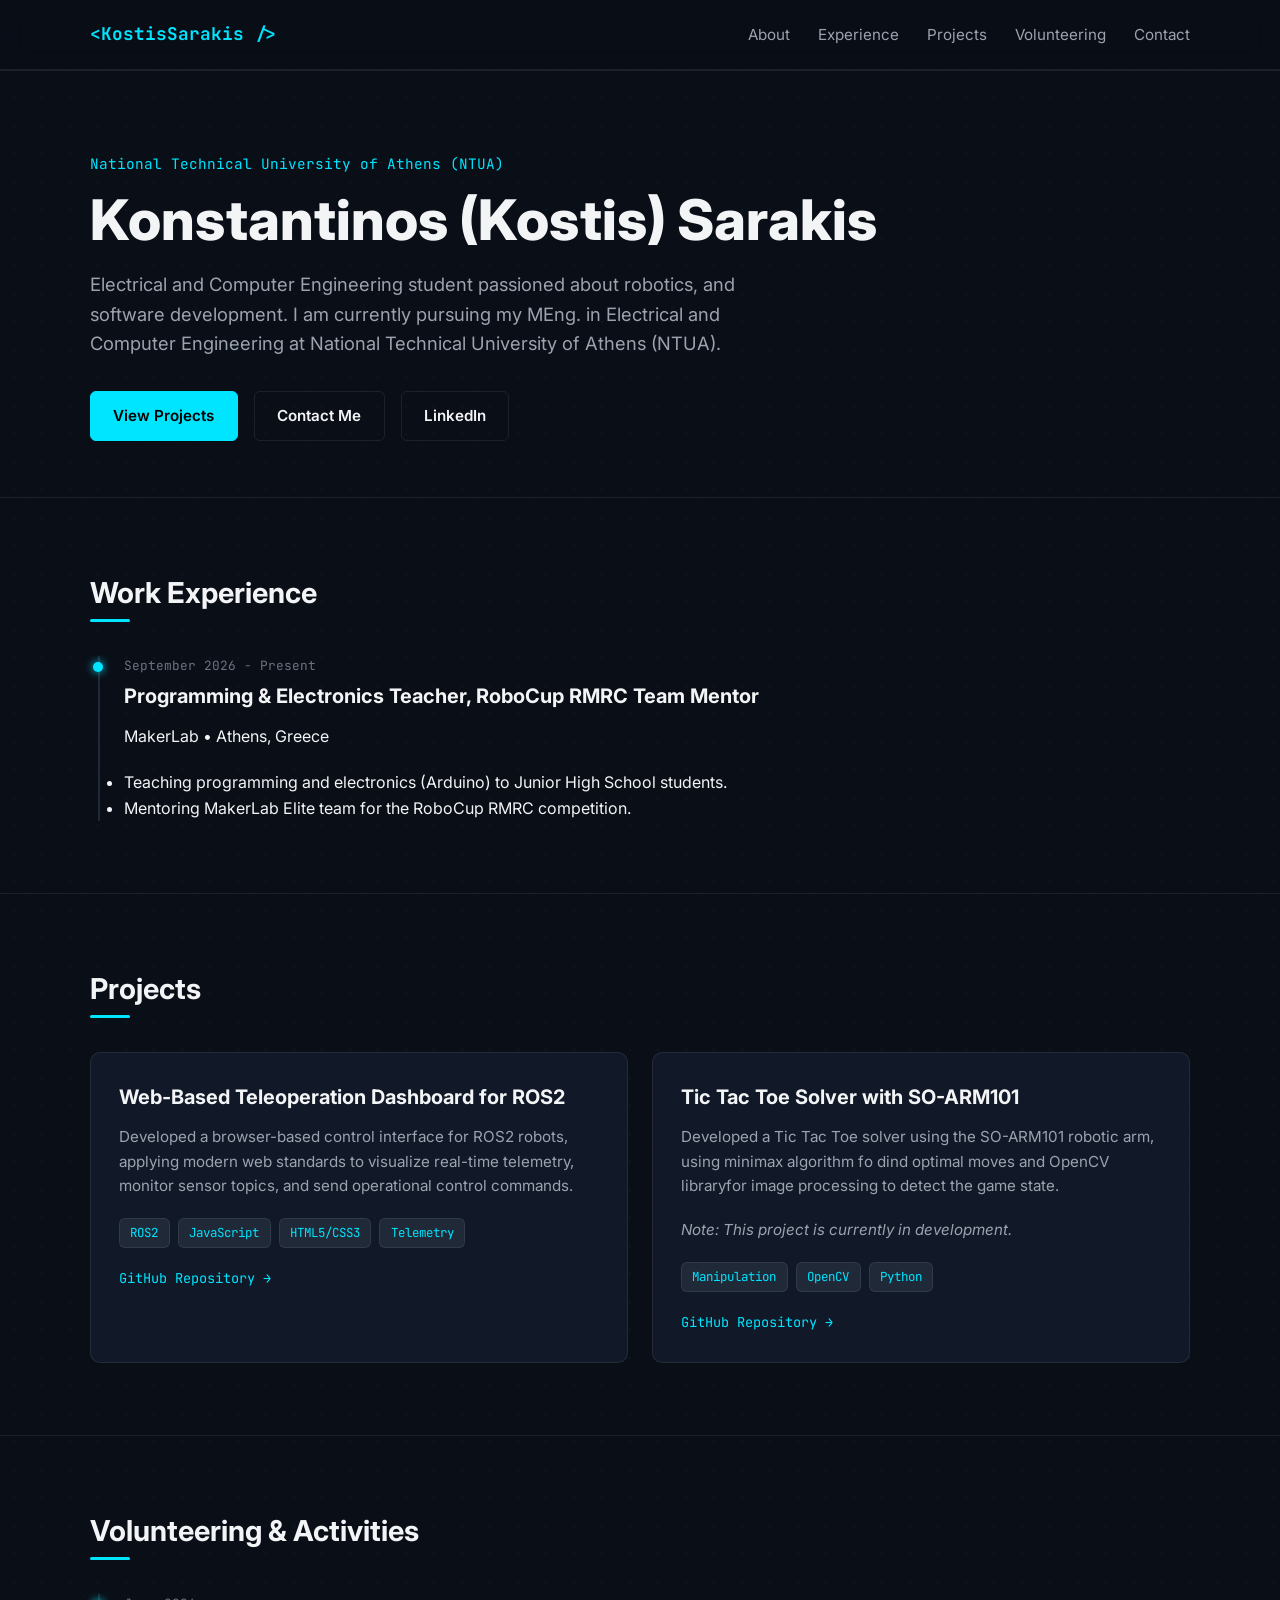
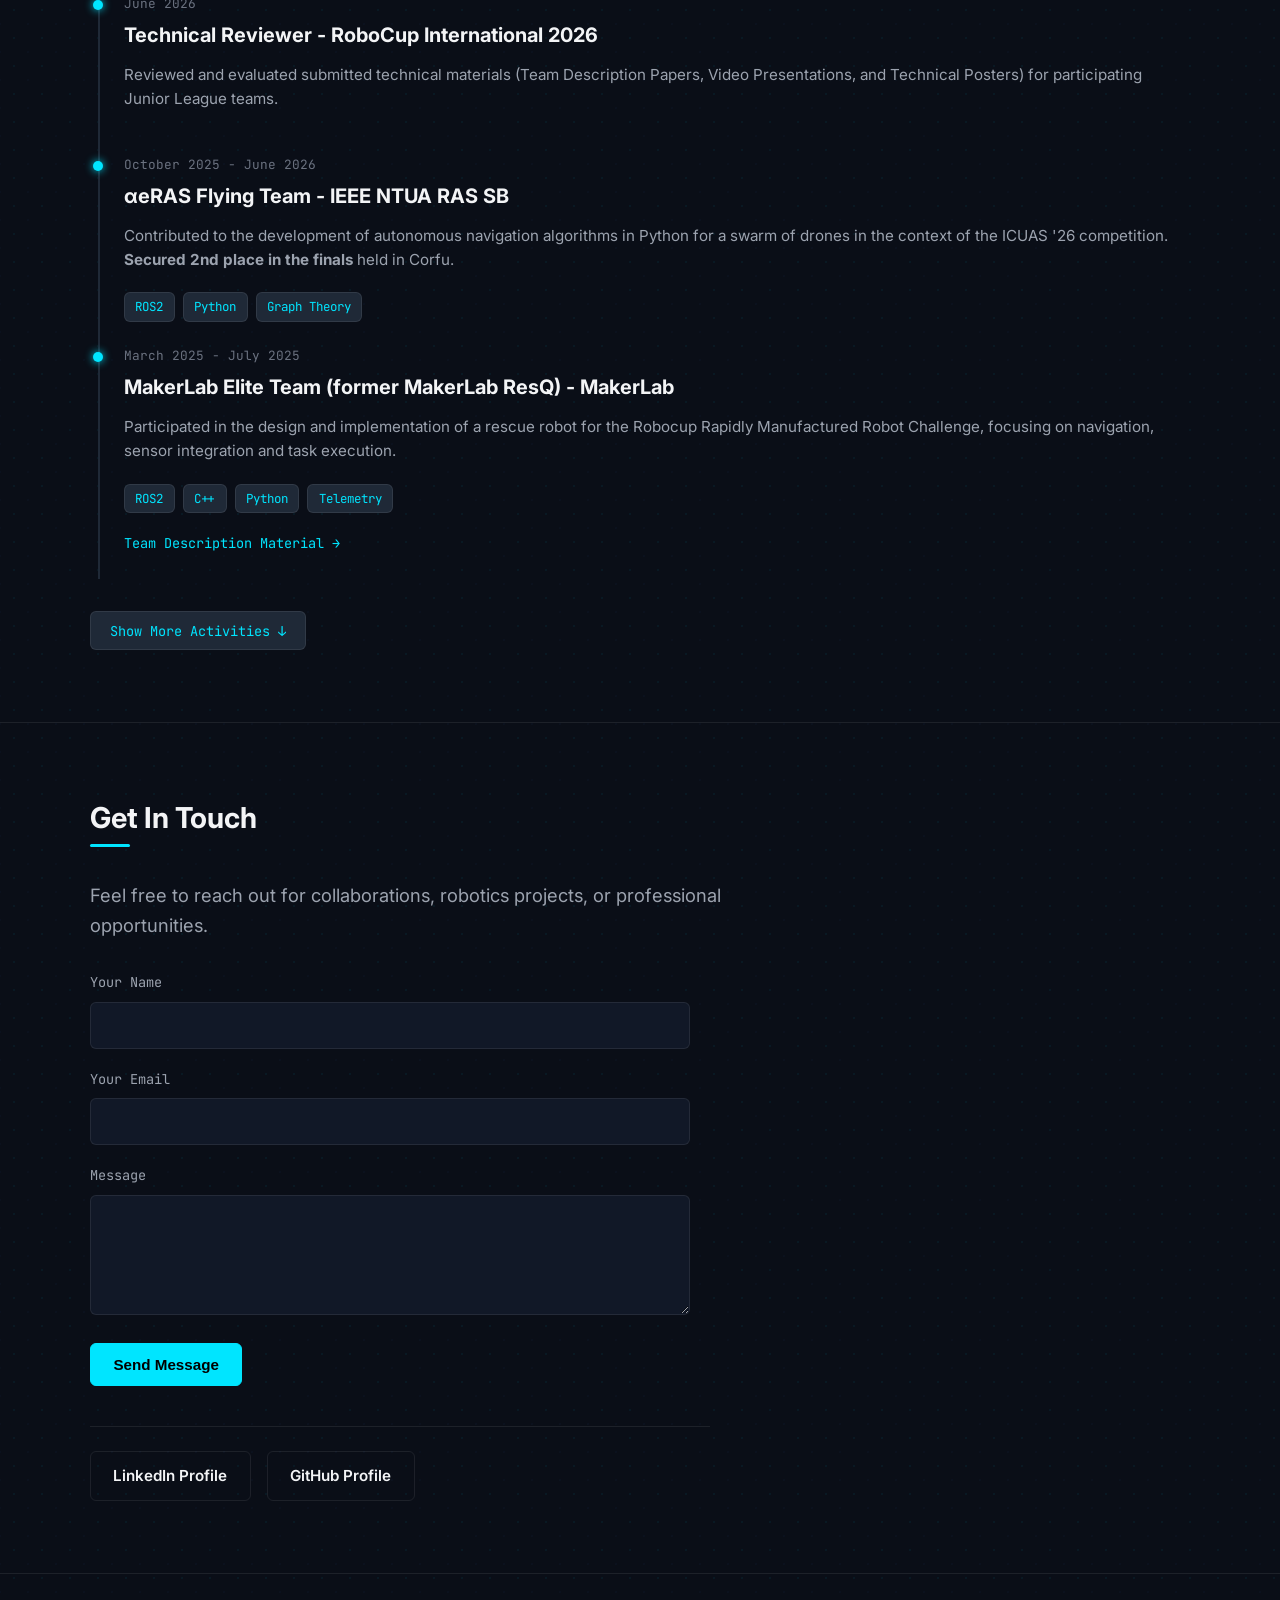
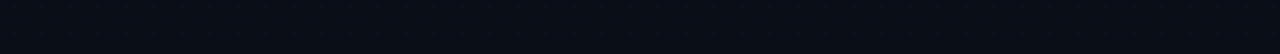
<file: index.html>
<!DOCTYPE html>
<html lang="en">
<head>
    <meta charset="UTF-8" />
    <meta name="viewport" content="width=device-width, initial-scale=1.0" />
    <title>Kostis Sarakis</title>

    <link rel="preconnect" href="https://fonts.googleapis.com" />
    <link rel="preconnect" href="https://fonts.gstatic.com" crossorigin />
    <link href="https://fonts.googleapis.com/css2?family=Inter:wght@400;600;700;800&family=JetBrains+Mono:wght@400;700&display=swap" rel="stylesheet" />

    <link rel="stylesheet" href="styles.css" />
    <script src="script.js" defer></script>

    <!-- Open Graph / LinkedIn / Discord Previews -->
    <meta property="og:type" content="website" />
    <meta property="og:url" content="https://kostissarakis.github.io/" />
    <meta property="og:title" content="Kostis Sarakis" />
    <meta property="og:description" content="ECE student at NTUA" />
    <meta property="og:image" content="https://kostissarakis.github.io/preview-card.png" />
</head>
<body>
    <!-- Navigation -->
    <header class="navbar">
    <div class="container nav-container">
        <a href="#" class="logo">&lt;KostisSarakis /&gt;</a>
        
        <!-- Mobile Hamburger Toggle Button -->
        <button class="nav-toggle" id="navToggle" aria-label="Toggle navigation menu" aria-expanded="false">
        <span class="hamburger-bar"></span>
        <span class="hamburger-bar"></span>
        <span class="hamburger-bar"></span>
        </button>

        <ul class="nav-links">
        <li><a href="#about">About</a></li>
        <li><a href="#experience">Experience</a></li>
        <li><a href="#projects">Projects</a></li>
        <li><a href="#volunteering">Volunteering</a></li>
        <li><a href="#contact">Contact</a></li>
        </ul>
    </div>
    </header>

    <main>
        <!-- Hero / Personal Info Section -->
        <section class="hero" id="about">
            <div class="container">
                <span class="hero-tag">National Technical University of Athens (NTUA)</span>
                <h1 class="hero-title">Konstantinos (Kostis) Sarakis</h1>
                <p class="hero-subtitle">
                    Electrical and Computer Engineering student passioned about robotics, and 
                    software development. I am currently pursuing my MEng. in Electrical and 
                    Computer Engineering at National Technical University of Athens (NTUA).
                </p>
                <div class="btn-group">
                    <a href="#projects" class="btn btn-primary">View Projects</a>
                    <a href="#contact" class="btn btn-secondary">Contact Me</a>
                    <a href="https://www.linkedin.com/in/konstantinos-sarakis-870705357" target="_blank" rel="noopener noreferrer" class="btn btn-secondary">LinkedIn</a>
                </div>
            </div>
        </section>

        <!-- Experience / Work Section -->
        <section id="experience">
        <div class="container">
            <div class="section-header">
            <h2 class="section-title">Work Experience</h2>
            </div>

            <div class="timeline">

                <div class="timeline-item">
                    <div class="timeline-date">September 2026 - Present</div>
                    <h3 class="card-title">Programming & Electronics Teacher, RoboCup RMRC Team Mentor</h3>
                    <p class="card-subtitle">MakerLab &bull; Athens, Greece</p>
                    <p class="card-text">
                        <ul>
                            <li>Teaching programming and electronics (Arduino) to Junior High School students.</li>
                            <li>Mentoring MakerLab Elite team for the RoboCup RMRC competition.</li>
                        </ul>
                    </p>
                </div>

            </div>
        </div>
        </section>

        <!-- Featured Projects Section -->
        <section id="projects">
            <div class="container">
                <div class="section-header">
                    <h2 class="section-title">Projects</h2>
                </div>
                <div class="grid-3">
                    <div class="card project-card">
                        <div>
                            <h3 class="card-title">Web-Based Teleoperation Dashboard for ROS2</h3>
                            <p class="card-text">
                                Developed a browser-based control interface for ROS2 robots, applying modern web standards to visualize real-time telemetry, monitor sensor topics, and send operational control commands.
                            </p>
                            <div class="tags">
                                <span class="tag">ROS2</span>
                                <span class="tag">JavaScript</span>
                                <span class="tag">HTML5/CSS3</span>
                                <span class="tag">Telemetry</span>
                            </div>
                            <div class="project-links">
                                <a href="https://github.com/ksarakis/robot-dashboard-ros2-html-javascript" target="_blank" rel="noopener noreferrer">
                                    GitHub Repository &rarr;</a>
                            </div>
                        </div>
                    </div>
                    <div class="card project-card">
                        <div>
                            <h3 class="card-title">Tic Tac Toe Solver with SO-ARM101</h3>
                            <p class="card-text">
                                Developed a Tic Tac Toe solver using the SO-ARM101 robotic arm, using minimax algorithm fo dind optimal moves and OpenCV libraryfor image processing to detect the game state.
                            </p>
                            <p class="card-text">
                                <i>Note: This project is currently in development.</i>
                            </p>
                            <div class="tags">
                                <span class="tag">Manipulation</span>
                                <span class="tag">OpenCV</span>
                                <span class="tag">Python</span>
                            </div>
                            <div class="project-links">
                                <a href="https://github.com/ksarakis/tic-tac-toe-solver" target="_blank" rel="noopener noreferrer">
                                    GitHub Repository &rarr;</a>
                            </div>
                        </div>
                    </div>
                </div>
            </div>
        </section>

        <!-- Volunteering & Activities Section -->
        <section id="volunteering">
            <div class="container">
                <div class="section-header">
                    <h2 class="section-title">Volunteering & Activities</h2>
                </div>
                <div class="timeline">

                    <div class="timeline-item">
                        <div class="timeline-date">June 2026</div>
                        <h3 class="card-title">Technical Reviewer - RoboCup International 2026</h3>
                        <p class="card-text">
                            Reviewed and evaluated submitted technical materials (Team 
                            Description Papers, Video Presentations, and Technical Posters) 
                            for participating Junior League teams.
                        </p>
                    </div>

                    <div class="timeline-item">
                        <div class="timeline-date">October 2025 - June 2026</div>
                        <h3 class="card-title">αeRAS Flying Team - IEEE NTUA RAS SB</h3>
                        <p class="card-text">
                            Contributed to the development of autonomous navigation algorithms 
                            in Python for a swarm of drones in the context of the ICUAS '26 competition. 
                            <strong>Secured 2nd place in the finals</strong> held in Corfu.
                        </p>
                        <div class="tags">
                            <span class="tag">ROS2</span>
                            <span class="tag">Python</span>
                            <span class="tag">Graph Theory</span>
                        </div>
                    </div>

                    <div class="timeline-item">
                        <div class="timeline-date">March 2025 - July 2025</div>
                        <h3 class="card-title">MakerLab Elite Team (former MakerLab ResQ) - MakerLab</h3>
                        <p class="card-text">
                            Participated in the design and implementation of a rescue robot for the Robocup Rapidly 
                            Manufactured Robot Challenge, focusing on navigation, sensor integration and task execution.
                        </p>
                        <div class="tags">
                            <span class="tag">ROS2</span>
                            <span class="tag">C++</span>
                            <span class="tag">Python</span>
                            <span class="tag">Telemetry</span>
                        </div>
                        <div class="project-links">
                            <a href="https://cloud.robocup.org/s/SELMHSJd5RydxoB?dir=/&editing=false&openfile=true" target="_blank" rel="noopener noreferrer">Team Description Material &rarr;</a>
                        </div>
                    </div>

                    <!-- Collapsible Container -->
                    <div class="timeline-expandable" id="timelineExpandable" aria-hidden="true">
                        <div class="timeline-expandable-content">
                        
                        <div class="timeline-item">
                            <div class="timeline-date">May 2026</div>
                            <h3 class="card-title">Autonomous Robot Manipulation Challenge</h3>
                            <p class="card-text">
                                Participated in the Autonomous Robot Manipulation Challenge organized by MathWorks and the RoboCup Federation, focusing on the development of algorithms for robotic manipulation tasks.
                            </p>
                            <div class="tags">
                                <span class="tag">Simulink</span>
                            </div>
                            <div class="project-links">
                                <a href="armCertificate.pdf" target="_blank" rel="noopener noreferrer">Certificate of Participation &rarr;</a>
                            </div>
                        </div>

                        <div class="timeline-item">
                            <div class="timeline-date"></div>
                            <h3 class="card-title"></h3>
                            <p class="card-text">
                            </p>
                        </div>

                        </div>
                    </div>
                </div>

                <!-- Toggle Button -->
                <div class="timeline-toggle-wrapper">
                <button class="btn-timeline-toggle" id="timelineToggleBtn" aria-expanded="false" aria-controls="timelineExpandable">
                    <span class="toggle-text">Show More Activities</span>
                    <span class="toggle-icon">↓</span>
                </button>
                </div>
            </div>
        </section>

        <!-- Contact Section -->
        <section id="contact">
        <div class="container">
            <div class="section-header">
            <h2 class="section-title">Get In Touch</h2>
            </div>
            <p class="hero-subtitle">
            Feel free to reach out for collaborations, robotics projects, or professional opportunities.
            </p>

            <div class="contact-form-container">
            <form class="contact-form" action="https://formspree.io/f/mkolprbj" method="POST">
                <div class="form-group">
                <label for="name">Your Name</label>
                <input type="text" id="name" name="name" required />
                </div>

                <div class="form-group">
                <label for="email">Your Email</label>
                <input type="email" id="email" name="email" required />
                </div>

                <div class="form-group">
                <label for="message">Message</label>
                <textarea id="message" name="message" rows="3" required></textarea>
                </div>

                <button type="submit" class="btn btn-primary">Send Message</button>
            </form>
            </div>
            
            <div class="contact-divider">  </div>

            <div class="btn-group">
            <a href="https://www.linkedin.com/in/konstantinos-sarakis-870705357" target="_blank" rel="noopener noreferrer" class="btn btn-secondary">LinkedIn Profile</a>
            <a href="https://github.com/ksarakis" target="_blank" rel="noopener noreferrer" class="btn btn-secondary">GitHub Profile</a>
            </div>
        </div>
        </section>
    </main>

    <!-- Footer -->
    <footer>
        <div class="container">
            <!-- <p>&copy; 2026 Konstantinos Sarakis. All rights reserved.</p> -->
        </div>
    </footer>

</body>
</html>
</file>
<file: styles.css>
/* ==========================================================================
   ECE Student Portfolio Stylesheet (Production Clean)
   ========================================================================== */

:root {
  --bg-primary: #0a0e17;
  --bg-surface: #111827;
  --bg-surface-elevated: #1f2937;
  --text-primary: #f3f4f6;
  --text-secondary: #9ca3af;
  --text-muted: #6b7280;

  --accent-cyan: #00e5ff;
  --border-color: rgba(255, 255, 255, 0.08);
  --border-glow: rgba(0, 229, 255, 0.25);

  --font-sans: 'Inter', system-ui, -apple-system, BlinkMacSystemFont, sans-serif;
  --font-mono: 'JetBrains Mono', 'Fira Code', monospace;

  --radius-sm: 6px;
  --radius-md: 10px;
  --container-max: 1100px;
  --transition: all 0.25s ease-in-out;
}

/* Reset & Base */
*, *::before, *::after {
  box-sizing: border-box;
  margin: 0;
  padding: 0;
}

html {
  scroll-behavior: smooth;
  color-scheme: dark;
}

body {
  font-family: var(--font-sans);
  background-color: var(--bg-primary);
  color: var(--text-primary);
  line-height: 1.6;
  padding-top: 70px;
  background-image: 
    radial-gradient(rgba(0, 229, 255, 0.05) 1px, transparent 1px),
    radial-gradient(rgba(37, 99, 235, 0.03) 1px, transparent 1px);
  background-size: 28px 28px;
  background-position: 0 0, 14px 14px;
}

.container {
  width: 90%;
  max-width: var(--container-max);
  margin: 0 auto;
}

/* Navigation */
.navbar {
  position: fixed;
  top: 0;
  left: 0;
  right: 0;
  height: 70px;
  background: rgba(10, 14, 23, 0.85);
  backdrop-filter: blur(12px);
  border-bottom: 1px solid var(--border-color);
  z-index: 1000;
  display: flex;
  align-items: center;
}

.nav-container {
  display: flex;
  justify-content: space-between;
  align-items: center;
}

.logo {
  font-family: var(--font-mono);
  font-size: 1.1rem;
  font-weight: 700;
  color: var(--accent-cyan);
  text-decoration: none;
}

.nav-links {
  display: flex;
  list-style: none;
  gap: 1.75rem;
}

.nav-links a {
  color: var(--text-secondary);
  text-decoration: none;
  font-size: 0.95rem;
  transition: var(--transition);
}

.nav-links a:hover {
  color: var(--accent-cyan);
}

.nav-toggle {
  display: none;
  background: transparent;
  border: none;
  cursor: pointer;
  padding: 0.5rem;
  z-index: 1100;
  flex-direction: column;
  gap: 5px;
}

.hamburger-bar {
  width: 24px;
  height: 2px;
  background-color: var(--text-primary);
  border-radius: 2px;
  transition: var(--transition);
}

.nav-toggle.is-active .hamburger-bar:nth-child(1) {
  transform: translateY(7px) rotate(45deg);
  background-color: var(--accent-cyan);
}

.nav-toggle.is-active .hamburger-bar:nth-child(2) {
  opacity: 0;
}

.nav-toggle.is-active .hamburger-bar:nth-child(3) {
  transform: translateY(-7px) rotate(-45deg);
  background-color: var(--accent-cyan);
}

/* Hero Section */
.hero {
  padding: 5rem 0 3.5rem;
}

.hero-tag {
  font-family: var(--font-mono);
  color: var(--accent-cyan);
  font-size: 0.9rem;
  margin-bottom: 0.75rem;
  display: inline-block;
}

.hero-title {
  font-size: clamp(2.2rem, 5vw, 3.5rem);
  font-weight: 800;
  line-height: 1.2;
  margin-bottom: 1rem;
}

.hero-subtitle {
  font-size: 1.15rem;
  color: var(--text-secondary);
  max-width: 650px;
  margin-bottom: 2rem;
}

/* Buttons */
.btn-group {
  display: flex;
  gap: 1rem;
  flex-wrap: wrap;
}

.btn {
  display: inline-flex;
  align-items: center;
  gap: 0.5rem;
  padding: 0.75rem 1.4rem;
  border-radius: var(--radius-sm);
  font-size: 0.95rem;
  font-weight: 600;
  text-decoration: none;
  cursor: pointer;
  transition: var(--transition);
}

.btn-primary {
  background: var(--accent-cyan);
  color: #000;
  border: 1px solid var(--accent-cyan);
}

.btn-primary:hover {
  background: #00c4da;
  box-shadow: 0 0 15px var(--border-glow);
}

.btn-secondary {
  background: transparent;
  color: var(--text-primary);
  border: 1px solid var(--border-color);
}

.btn-secondary:hover {
  border-color: var(--accent-cyan);
  color: var(--accent-cyan);
}

/* Common Section Layout */
section {
  padding: 4.5rem 0;
  border-top: 1px solid var(--border-color);
}

.section-header {
  margin-bottom: 2.5rem;
}

.section-title {
  font-size: 1.8rem;
  font-weight: 700;
  position: relative;
  display: inline-block;
}

.section-title::after {
  content: '';
  position: absolute;
  left: 0;
  bottom: -6px;
  width: 40px;
  height: 3px;
  background: var(--accent-cyan);
  border-radius: 2px;
}

/* Cards & Grid */
.grid-3 {
  display: grid;
  grid-template-columns: repeat(auto-fit, minmax(300px, 1fr));
  gap: 1.5rem;
}

.card {
  background: var(--bg-surface);
  border: 1px solid var(--border-color);
  border-radius: var(--radius-md);
  padding: 1.75rem;
  transition: var(--transition);
}

.card:hover {
  transform: translateY(-4px);
  border-color: var(--border-glow);
  box-shadow: 0 10px 25px rgba(0, 0, 0, 0.4);
}

.card-title {
  font-size: 1.25rem;
  margin-bottom: 0.75rem;
}

.card-text {
  color: var(--text-secondary);
  font-size: 0.95rem;
  margin-bottom: 1.25rem;
}

/* Badges / Tags */
.tags {
  display: flex;
  flex-wrap: wrap;
  gap: 0.5rem;
}

.tag {
  font-family: var(--font-mono);
  font-size: 0.78rem;
  padding: 0.25rem 0.65rem;
  border-radius: var(--radius-sm);
  background: var(--bg-surface-elevated);
  color: var(--accent-cyan);
  border: 1px solid var(--border-color);
}

/* Projects */
.project-card {
  display: flex;
  flex-direction: column;
  justify-content: space-between;
}

.project-links {
  margin-top: 1.25rem;
  display: flex;
  gap: 1rem;
}

.project-links a {
  font-family: var(--font-mono);
  font-size: 0.85rem;
  color: var(--accent-cyan);
  text-decoration: none;
}

.project-links a:hover {
  text-decoration: underline;
}

/* Timeline */
.timeline {
  display: flex;
  flex-direction: column;
  gap: 1.5rem;
  border-left: 2px solid var(--bg-surface-elevated);
  padding-left: 1.5rem;
  margin-left: 0.5rem;
}

.timeline-item {
  position: relative;
}

.timeline-item::before {
  content: '';
  position: absolute;
  left: -1.95rem;
  top: 0.35rem;
  width: 10px;
  height: 10px;
  border-radius: 50%;
  background: var(--accent-cyan);
  box-shadow: 0 0 8px var(--accent-cyan);
}

.timeline-date {
  font-family: var(--font-mono);
  font-size: 0.8rem;
  color: var(--text-muted);
  margin-bottom: 0.25rem;
}

/* Expandable Timeline Section */
.timeline-expandable {
  display: grid;
  grid-template-rows: 0fr;
  transition: grid-template-rows 0.35s cubic-bezier(0.4, 0, 0.2, 1), opacity 0.3s ease;
  opacity: 0;
  visibility: hidden;
}

.timeline-expandable-content {
  overflow: hidden;
  display: flex;
  flex-direction: column;
  gap: 1.5rem;
}

.timeline-expandable.is-expanded {
  grid-template-rows: 1fr;
  opacity: 1;
  visibility: visible;
  margin-top: 1.5rem;
}

.timeline-toggle-wrapper {
  margin-top: 2rem;
  display: flex;
  justify-content: flex-start;
}

.btn-timeline-toggle {
  display: inline-flex;
  align-items: center;
  gap: 0.5rem;
  background: var(--bg-surface-elevated);
  color: var(--accent-cyan);
  border: 1px solid var(--border-color);
  padding: 0.6rem 1.2rem;
  font-family: var(--font-mono);
  font-size: 0.85rem;
  border-radius: var(--radius-sm);
  cursor: pointer;
  transition: var(--transition);
}

.btn-timeline-toggle:hover {
  background: var(--bg-surface);
  border-color: var(--accent-cyan);
  box-shadow: 0 0 10px var(--border-glow);
}

.btn-timeline-toggle .toggle-icon {
  display: inline-block;
  transition: transform 0.3s ease;
}

.btn-timeline-toggle.is-active .toggle-icon {
  transform: rotate(180deg);
}

/* Footer */
footer {
  border-top: 1px solid var(--border-color);
  padding: 2.5rem 0;
  text-align: center;
  color: var(--text-muted);
  font-size: 0.9rem;
}

@media (max-width: 768px) {
  /* Ensure the toggle button is rendered */
  .nav-toggle {
    display: flex !important;
    position: relative;
    z-index: 10002;
  }

  /* Force mobile dropdown layout */
  .navbar .nav-links {
    display: none; /* Hidden by default on mobile */
    position: fixed;
    top: 70px;
    left: 0;
    width: 100vw;
    height: auto;
    min-height: calc(100vh - 70px);
    background-color: #0a0e17; /* Solid high-contrast background */
    flex-direction: column;
    align-items: center;
    justify-content: flex-start;
    padding: 3rem 1.5rem;
    gap: 2rem;
    z-index: 10001;
    border-top: 1px solid var(--border-color);
  }

  /* When JS adds .is-open, switch display to flex */
  .navbar .nav-links.is-open {
    display: flex !important;
  }

  .navbar .nav-links a {
    font-size: 1.25rem;
    font-weight: 600;
    color: var(--text-primary);
  }
}

/* --- Contact Form Styles --- */
.contact-form {
  max-width: 600px;
  margin-top: 2rem;
  display: flex;
  flex-direction: column;
  gap: 1.25rem;
}

.form-group {
  display: flex;
  flex-direction: column;
  gap: 0.5rem;
}

.form-group label {
  font-family: var(--font-mono);
  font-size: 0.85rem;
  color: var(--text-secondary);
}

.form-group input,
.form-group textarea {
  width: 100%;
  padding: 0.8rem 1rem;
  background-color: var(--bg-surface);
  border: 1px solid var(--border-color);
  border-radius: var(--radius-sm);
  color: var(--text-primary);
  font-family: var(--font-sans);
  font-size: 0.95rem;
  outline: none;
  transition: var(--transition);
}

.form-group input:focus,
.form-group textarea:focus {
  border-color: var(--accent-cyan);
  box-shadow: 0 0 10px var(--border-glow);
  background-color: var(--bg-surface-elevated);
}

.form-group textarea {
  min-height: 120px;
  resize: vertical;
}

.contact-form-container {
  max-width: 620px;
  margin-top: 1.5rem;
}

.contact-form button[type="submit"] {
  align-self: flex-start;
  margin-top: 0.5rem;
}

.contact-divider {
  position: relative;
  text-align: center;
  max-width: 620px;
  margin: 2.5rem 0 1.5rem;
  border-top: 1px solid var(--border-color);
}

.contact-divider span {
  position: absolute;
  top: -9px;
  left: 50%;
  transform: translateX(-50%);
  background-color: var(--bg-primary);
  padding: 0 0.75rem;
  font-family: var(--font-mono);
  font-size: 0.75rem;
  color: var(--text-muted);
  letter-spacing: 0.05em;
}
</file>
